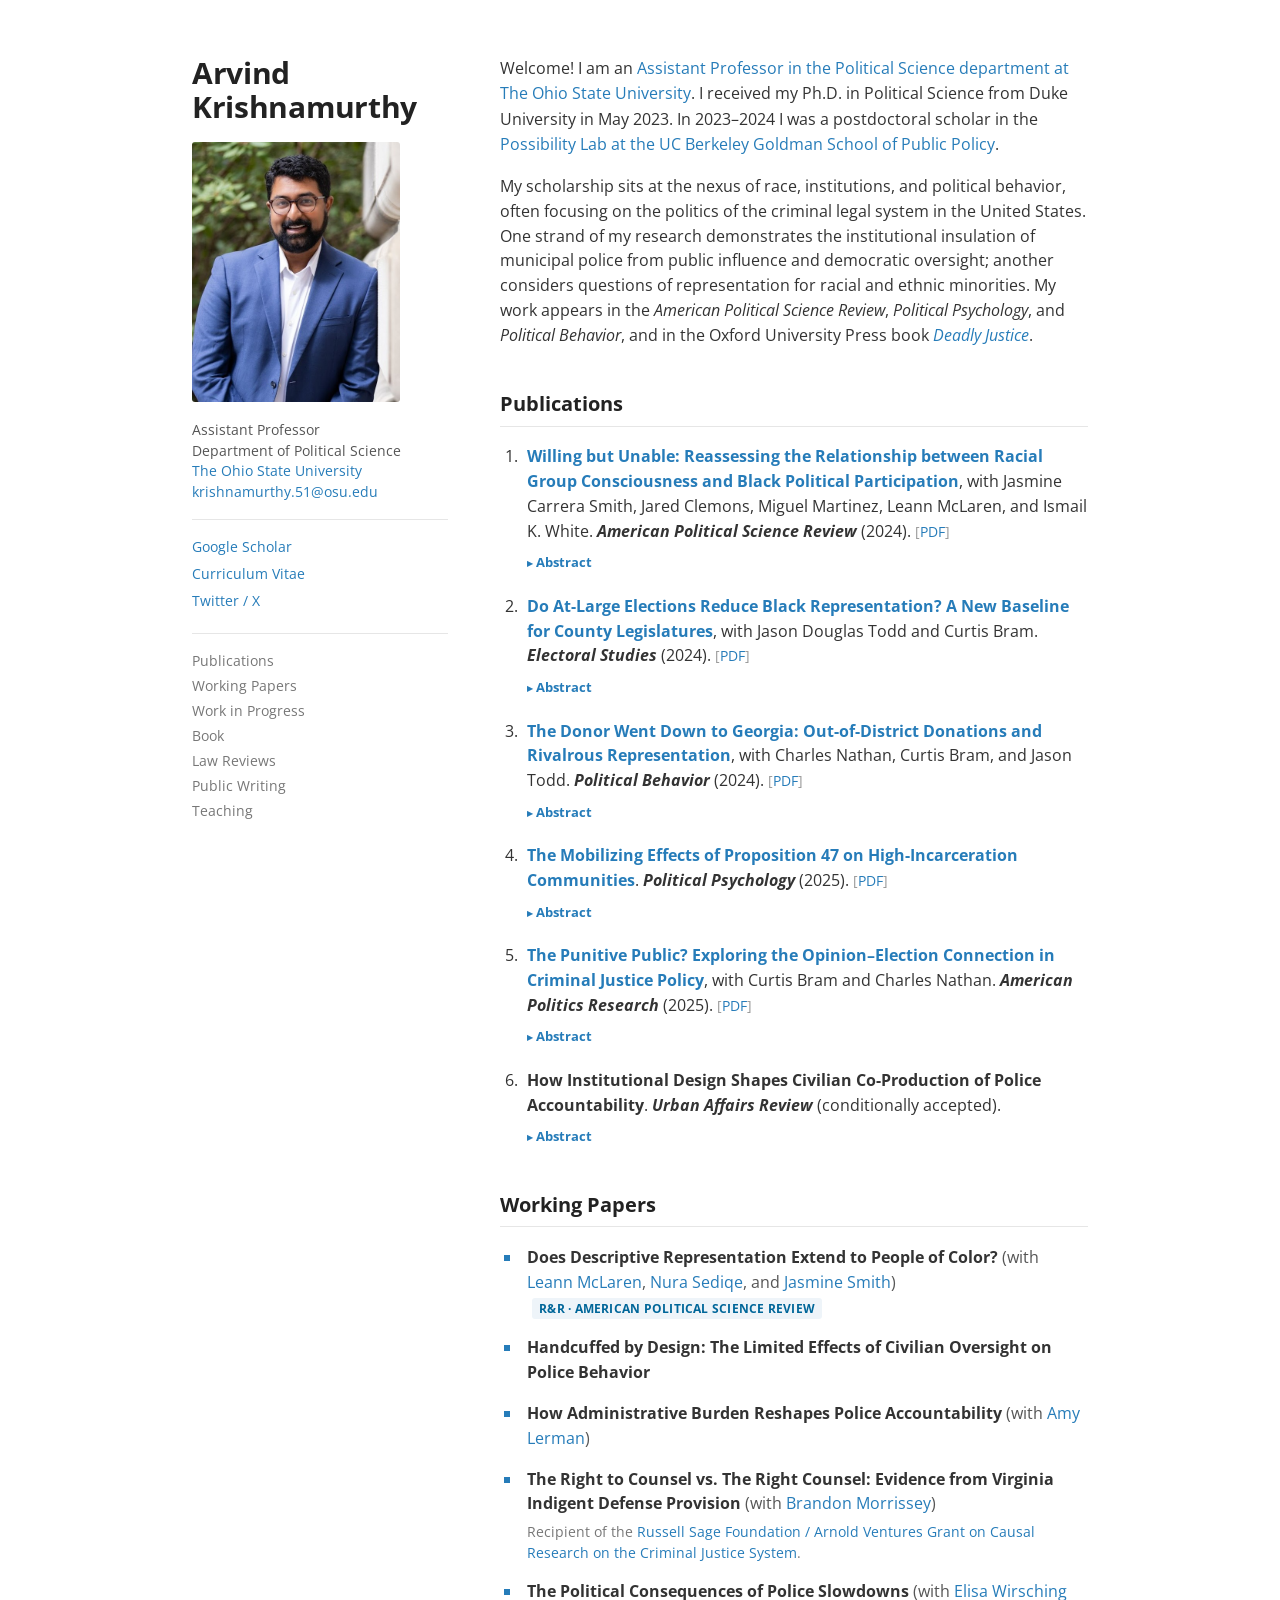
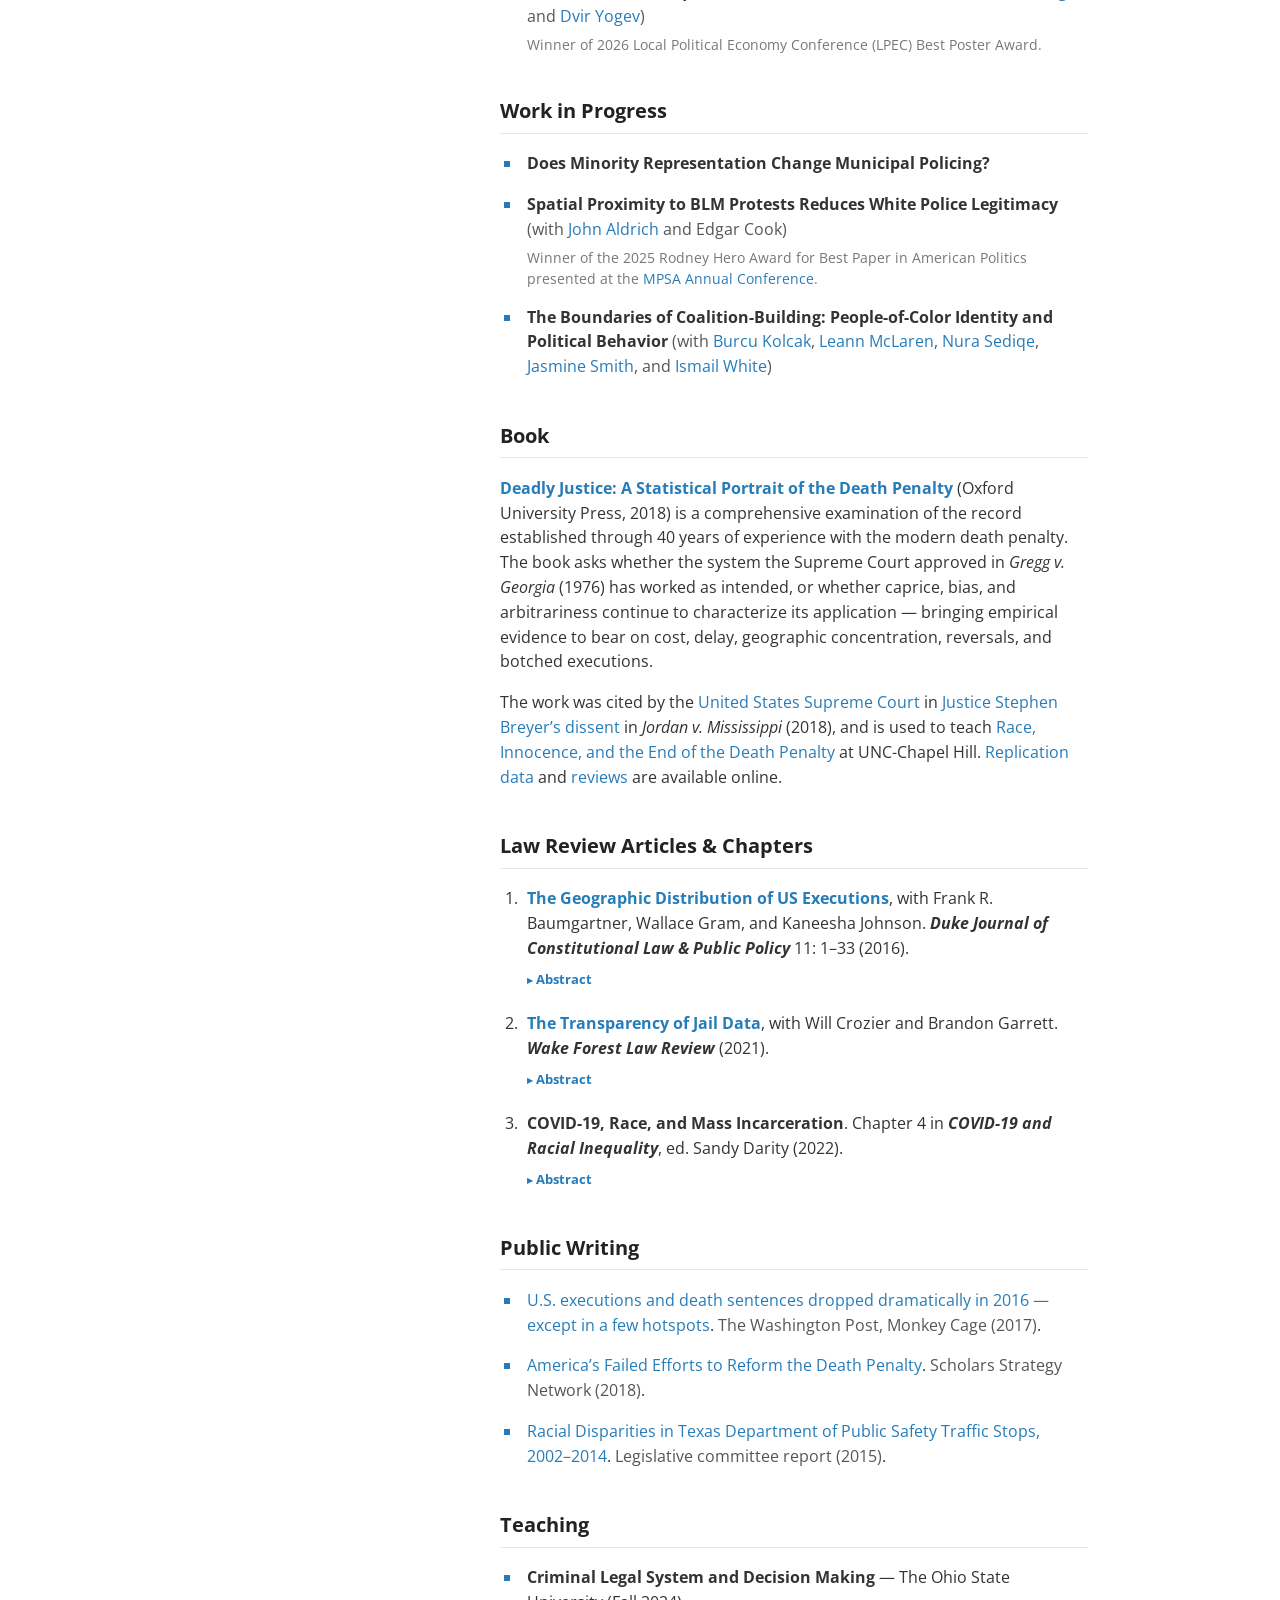
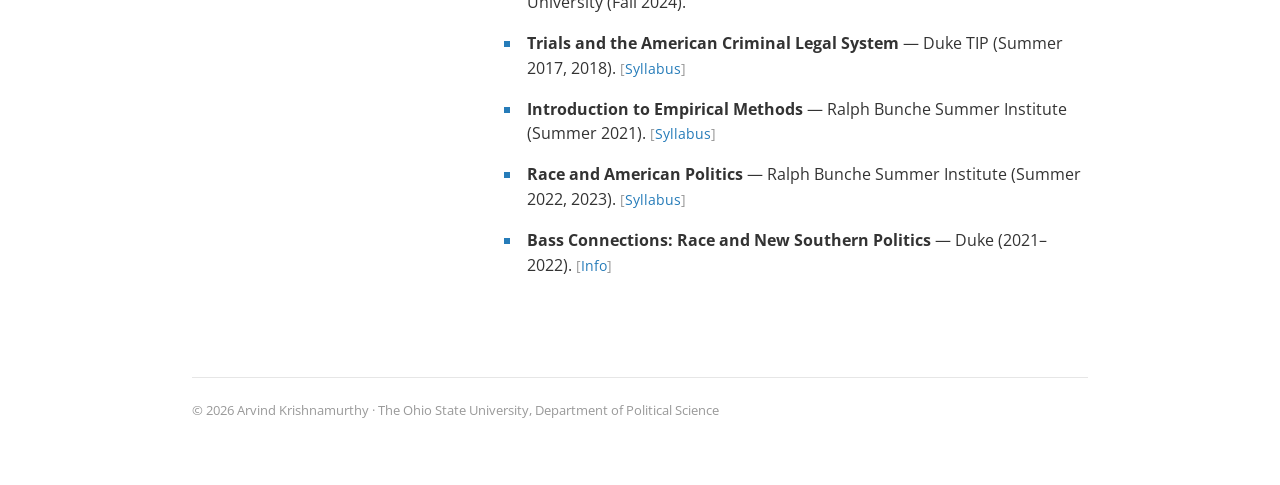
<file: index.html>
<!DOCTYPE html>
<html lang="en">
<head>
<meta charset="utf-8">
<meta name="viewport" content="width=device-width, initial-scale=1">

<title>Arvind Krishnamurthy | Political Scientist, Ohio State University</title>
<meta name="description" content="Arvind Krishnamurthy is an Assistant Professor of Political Science at The Ohio State University studying race, criminal legal institutions, policing, and democratic accountability.">
<link rel="canonical" href="https://www.arvindkrish.com/">
<meta name="author" content="Arvind Krishnamurthy">

<meta property="og:type" content="website">
<meta property="og:title" content="Arvind Krishnamurthy | Political Scientist, Ohio State University">
<meta property="og:description" content="Assistant Professor of Political Science at The Ohio State University. Research on race, policing, criminal legal institutions, and democratic accountability.">
<meta property="og:url" content="https://www.arvindkrish.com/">
<meta property="og:image" content="https://www.arvindkrish.com/assets/headshot.jpg">
<meta property="og:site_name" content="Arvind Krishnamurthy">
<meta name="twitter:card" content="summary">
<meta name="twitter:title" content="Arvind Krishnamurthy | Political Scientist, Ohio State University">
<meta name="twitter:description" content="Assistant Professor of Political Science at The Ohio State University studying race, policing, and democratic accountability.">
<meta name="twitter:image" content="https://www.arvindkrish.com/assets/headshot.jpg">
<meta name="twitter:creator" content="@arvindkrishnam">

<link rel="preconnect" href="https://fonts.googleapis.com">
<link rel="preconnect" href="https://fonts.gstatic.com" crossorigin>
<link href="https://fonts.googleapis.com/css2?family=Open+Sans:ital,wght@0,400;0,600;0,700;1,400;1,700&display=swap" rel="stylesheet">
<link rel="stylesheet" href="style.css">

<script type="application/ld+json">
{
  "@context": "https://schema.org",
  "@type": "Person",
  "name": "Arvind Krishnamurthy",
  "url": "https://www.arvindkrish.com/",
  "image": "https://www.arvindkrish.com/assets/headshot.jpg",
  "jobTitle": "Assistant Professor of Political Science",
  "description": "Political scientist studying race, criminal legal institutions, policing, and democratic accountability for law enforcement.",
  "email": "krishnamurthy.51@osu.edu",
  "worksFor": { "@type": "CollegeOrUniversity", "name": "The Ohio State University", "url": "https://www.osu.edu/" },
  "alumniOf": [
    { "@type": "CollegeOrUniversity", "name": "Duke University" },
    { "@type": "CollegeOrUniversity", "name": "University of North Carolina at Chapel Hill" }
  ],
  "knowsAbout": ["Political Science","Race and Ethnic Politics","Criminal Justice","Policing","Civilian Oversight","Democratic Accountability","American Politics"],
  "sameAs": [
    "https://scholar.google.com/citations?user=5bxldMgAAAAJ&hl=en",
    "https://polisci.osu.edu/people/krishnamurthy.51",
    "https://twitter.com/arvindkrishnam",
    "https://possibilitylab.berkeley.edu/people/arvind-krishnamurthy/"
  ]
}
</script>
</head>
<body>
<a class="skip" href="#main">Skip to content</a>
<div class="wrap">

  <aside class="side">
    <h1 class="name">Arvind Krishnamurthy</h1>
    <img class="headshot" src="assets/headshot.jpg" alt="Arvind Krishnamurthy" width="208">
    <p class="affil">
      Assistant Professor<br>
      Department of Political Science<br>
      <a href="https://polisci.osu.edu/people/krishnamurthy.51">The Ohio State University</a><br>
      <a href="mailto:krishnamurthy.51@osu.edu">krishnamurthy.51@osu.edu</a>
    </p>
    <nav class="side-links" aria-label="Profiles">
      <a href="https://scholar.google.com/citations?user=5bxldMgAAAAJ&hl=en">Google Scholar</a>
      <a href="https://drive.google.com/file/d/19El2Jc3DCTfmNkbrruCO7q-ojyA_FjUG/view?usp=sharing">Curriculum Vitae</a>
      <a href="https://twitter.com/arvindkrishnam">Twitter / X</a>
    </nav>
    <nav class="jump" aria-label="Sections">
      <a href="#publications">Publications</a>
      <a href="#working-papers">Working Papers</a>
      <a href="#work-in-progress">Work in Progress</a>
      <a href="#book">Book</a>
      <a href="#law-reviews">Law Reviews</a>
      <a href="#public-writing">Public Writing</a>
      <a href="#teaching">Teaching</a>
    </nav>
  </aside>

  <main class="content" id="main">
    <p class="intro">Welcome! I am an <a href="https://polisci.osu.edu/people/krishnamurthy.51">Assistant Professor in the Political Science department at The Ohio State University</a>. I received my Ph.D. in Political Science from Duke University in May 2023. In 2023&ndash;2024 I was a postdoctoral scholar in the <a href="https://possibilitylab.berkeley.edu/about-us/">Possibility Lab at the UC Berkeley Goldman School of Public Policy</a>.</p>

    <p>My scholarship sits at the nexus of race, institutions, and political behavior, often focusing on the politics of the criminal legal system in the United States. One strand of my research demonstrates the institutional insulation of municipal police from public influence and democratic oversight; another considers questions of representation for racial and ethnic minorities. My work appears in the <em>American Political Science Review</em>, <em>Political Psychology</em>, and <em>Political Behavior</em>, and in the Oxford University Press book <a href="#book"><em>Deadly Justice</em></a>.</p>

    <h2 class="sec" id="publications">Publications</h2>
    <ol class="pubs">
      <li>
        <a class="ptitle" href="https://www.cambridge.org/core/services/aop-cambridge-core/content/view/8F16AF2F5846829990E8010ABFA044CB/S0003055423000370a.pdf/div-class-title-willing-but-unable-reassessing-the-relationship-between-racial-group-consciousness-and-black-political-participation-div.pdf">Willing but Unable: Reassessing the Relationship between Racial Group Consciousness and Black Political Participation</a>, with Jasmine Carrera Smith, Jared Clemons, Miguel Martinez, Leann McLaren, and Ismail K. White. <span class="venue">American Political Science Review</span> <span class="year">(2024)</span>. <span class="linkset">[<a href="https://www.dropbox.com/scl/fi/g6k69ew8gwgd9bjeppe88/apsr_2023.pdf?rlkey=3wzrutje6naaup69mk1axd3oj&dl=0">PDF</a>]</span>
        <details class="abs"><summary>Abstract</summary><p> In this article, we offer a framework for understanding the role that racial group consciousness (RGC) plays in influencing Black Americans’ engagement in costly political action. Attempting to add clarity to decades of inconsistent and at times contradictory findings, we argue that the effect of RGC at inspiring political action among Black Americans is conditional on (1) the relevance of the political activity to achieving a well-recognized racial group outcome and(2) individual capacity to assume the cost of engaging in the activity. Analyzing data from the ANES and two behavioral experiments, we find that RGC exhibits a consistently strong relationship with engagement in low-cost political behavior, regardless of whether the behavior has some explicit group-relevant outcome. When engagement becomes more costly, however, Blacks high in RGC are only willing to assume these costs if the engagement has some clear potential for racial group benefit.</p></details>
      </li>
      <li>
        <a class="ptitle" href="https://www.sciencedirect.com/science/article/abs/pii/S0261379424000088">Do At-Large Elections Reduce Black Representation? A New Baseline for County Legislatures</a>, with Jason Douglas Todd and Curtis Bram. <span class="venue">Electoral Studies</span> <span class="year">(2024)</span>. <span class="linkset">[<a href="https://drive.google.com/file/d/1PMU_alz-JpcxfRVJcUViU6i8HqgwtJ94/view?usp=sharing">PDF</a>]</span>
        <details class="abs"><summary>Abstract</summary><p>Much work has shown that, at all levels, Black citizens tend to be descriptively underrepresented in government. We take up the question of Black descriptive representation at the level of the county legislature, gathering data on the composition of North Carolina’s 100 county commissions. We propose an alternative measure of descriptive representation, termed “seats above expectation”, and apply a counterfactual simulation approach to gauge the effects of at-large and ward-based elections. We find that Black citizens are underrepresented statewide: there are four fewer Black county commissioners than we would expect, based on the current county board sizes, demographics, and institutional arrangements. However, we find that universal implementation of ward-based elections would increase the statewide total of Black county commissioners by 20 in expectation, a 17% increase over the baseline. Because our methodological approach does not require a natural experiment or policy change, scholars can estimate average treatment effects (ATEs) of ward-based elections on minority descriptive representation across a wider array of locales.</p></details>
      </li>
      <li>
        <a class="ptitle" href="https://link.springer.com/article/10.1007/s11109-024-09940-y">The Donor Went Down to Georgia: Out-of-District Donations and Rivalrous Representation</a>, with Charles Nathan, Curtis Bram, and Jason Todd. <span class="venue">Political Behavior</span> <span class="year">(2024)</span>. <span class="linkset">[<a href="https://www.dropbox.com/scl/fi/xaz0a2patw7amuz5x9h5w/Political_Behavior_2024.pdf?rlkey=joqohladc7tkvlwkdytazjm33&dl=0">PDF</a>]</span>
        <details class="abs"><summary>Abstract</summary><p>Most of the money spent in U.S. congressional campaigns comes from donors residing outside the race’s electoral district. Scholars argue that legislators accepting out-of-district donations become “surrogate representatives” for outside donors. Yet researchers have neglected a critical question: How do geographic constituents react when their representatives accept money from outside donors? We argue that geographic constituents feel forced to share their representatives with out-of-district donors at the expense of their own representation. In an experiment during the 2021 U.S. Senate runoff elections in Georgia, we found that Georgians who learned about out-of-district donations to particular candidates expected their senator to spend significantly less time and effort working for the interest of Georgians. A follow-up experiment during the 2022 U.S. Senate elections identified local identity as a moderating variable. Relative to those receiving no prime, respondents whose local identity was primed and who learned about out-of-district donations expected their senator to spend less time and effort working for geographic constituents. Our findings highlight the rivalrous nature of representation and the trade-offs accompanying out-of-district donations and surrogate representation.</p></details>
      </li>
      <li>
        <a class="ptitle" href="https://onlinelibrary.wiley.com/doi/10.1111/pops.13053">The Mobilizing Effects of Proposition 47 on High-Incarceration Communities</a>. <span class="venue">Political Psychology</span> <span class="year">(2025)</span>. <span class="linkset">[<a href="https://www.dropbox.com/scl/fi/vracfyy4ykcfkg6xojefl/Political_Psychology_2025.pdf?rlkey=vkbfa69cjaaxp9sskb7db5qul&st=i5tv8914&dl=0">PDF</a>]</span>
        <details class="abs"><summary>Abstract</summary><p>Existing research disagrees about whether community exposure to the carceral state mobilizes or demobilizes nearby voters. I argue the missing link is whether voting is clearly connected to changing criminal-legal policy, and use California&rsquo;s well-publicized 2014 Proposition 47&mdash;which reduced incarceration and lowered sanctions for nonviolent offenses&mdash;as a test. Using census-tract vote returns and incarceration rates, I find that higher tract incarceration is associated with increased turnout in the Proposition 47 election and with greater support for the reform measure, relative to past election. </p></details>
      </li>
      <li>
        <a class="ptitle" href="https://journals.sagepub.com/doi/10.1177/1532673X241296521">The Punitive Public? Exploring the Opinion&ndash;Election Connection in Criminal Justice Policy</a>, with Curtis Bram and Charles Nathan. <span class="venue">American Politics Research</span> <span class="year">(2025)</span>. <span class="linkset">[<a href="https://www.dropbox.com/scl/fi/rz4bjnij3u6w39z37bm66/APR_2024.pdf?rlkey=fidzieibzgvl1djpgnyb3b3zz&st=2t0h3s7p&dl=0">PDF</a>]</span>
        <details class="abs"><summary>Abstract</summary><p>A long-standing line of research attributes criminal legal policy outcomes in America to policy attitudes held by the public. For these scholars, one possible mechanism driving this relationship is a punitive public electing punitive politicians. This article presents new evidence demonstrating that citizens' criminal legal policy attitudes do not directly translate into their electoral choices. We use three conjoint experiments to demonstrate this disjunction. Our first two experiments demonstrate agreement about which classes of offenders are more deserving of release. This agreement generally holds for Democrats, Republicans, and respondents at all levels of racial resentment. However, when respondents were asked to choose between hypothetical legislative candidates promising to release these same classes of offenders, the consensus breaks down. In a hypothetical electoral context, partisan and racial resentment-based divisions intensify. These findings suggest that the translation between criminal legal policy attitudes and electoral preferences is not straightforward.</p></details>
      </li>
            <li>
        <span class="ptitle">How Institutional Design Shapes Civilian Co-Production of Police Accountability</span>.
        <span class="venue">Urban Affairs Review</span> (conditionally accepted).
        <details class="abs">
          <summary>Abstract</summary>
          <p>Civilian oversight agencies (COAs) are meant to improve police accountability, but their effectiveness depends on residents filing complaints and attending meetings. I argue that institutional design shapes whether residents view oversight as worth activating and test this argument with two sources of evidence from Chicago. A difference-in-differences comparison with sixteen oversight jurisdictions shows that Chicago’s 2023 reform creating elected District Councils is associated with about 68 additional complaints per month. An original survey experiment of Chicago residents shows that direct election raises stated willingness to file a complaint and attend a board meeting by 4 to 5 points on a 0–100 scale, and that disciplinary power raises complaint willingness by about 4 points. Election primarily increases perceived fairness and legitimacy, while disciplinary power primarily increases beliefs that complaints will have consequences. Oversight design matters not only because it constrains police but because it shapes whether residents see oversight as worth using.</p>
        </details>
      </li>
    </ol>

    <h2 class="sec" id="working-papers">Working Papers</h2>
    <ul class="papers">
      <li>
        <span class="ptitle">Does Descriptive Representation Extend to People of Color?</span> <span class="with">(with <a href="https://www.leannmclaren.com/">Leann McLaren</a>, <a href="https://nurasediqe.com/about">Nura Sediqe</a>, and <a href="https://jasminecarrerasmith.com/">Jasmine Smith</a>)</span> <span class="tag">R&amp;R &middot; American Political Science Review</span>
      </li>
      <li>
        <span class="ptitle">Handcuffed by Design: The Limited Effects of Civilian Oversight on Police Behavior</span>
      </li>
      <li>
        <span class="ptitle">How Administrative Burden Reshapes Police Accountability</span> <span class="with">(with <a href="https://polisci.berkeley.edu/people/person/207622">Amy Lerman</a>)</span>
      </li>
      <li>
        <span class="ptitle">The Right to Counsel vs. The Right Counsel: Evidence from Virginia Indigent Defense Provision</span> <span class="with">(with <a href="https://chass.ncsu.edu/people/bjmorri5/">Brandon Morrissey</a>)</span>
        <span class="award">Recipient of the <a href="https://www.russellsage.org/news/inaugural-causal-research-criminal-justice-grants-awarded">Russell Sage Foundation / Arnold Ventures Grant on Causal Research on the Criminal Justice System</a>.</span>
      </li>
            <li><span class="ptitle">The Political Consequences of Police Slowdowns</span> <span class="with">(with <a href="https://elisawirsching.github.io/research/">Elisa Wirsching</a> and <a href="https://dviryogev.com/index.html#about">Dvir Yogev</a>)</span>
              <span class="award">Winner of 2026 Local Political Economy Conference (LPEC) Best Poster Award.</span> </li>
    </ul>

    <h2 class="sec" id="work-in-progress">Work in Progress</h2>
    <ul class="papers">
      <li><span class="ptitle">Does Minority Representation Change Municipal Policing?</span></li>
      <li>
        <span class="ptitle">Spatial Proximity to BLM Protests Reduces White Police Legitimacy</span> <span class="with">(with <a href="https://scholars.duke.edu/person/aldrich">John Aldrich</a> and Edgar Cook)</span>
        <span class="award">Winner of the 2025 Rodney Hero Award for Best Paper in American Politics presented at the <a href="https://www.mpsanet.org/professional-resources/awards/2025-award-recipients/">MPSA Annual Conference</a>.</span>
      </li>
      <li><span class="ptitle">The Boundaries of Coalition-Building: People-of-Color Identity and Political Behavior</span> <span class="with">(with <a href="https://burcukolcak.github.io/">Burcu Kolcak</a>, <a href="https://www.leannmclaren.com/">Leann McLaren</a>, <a href="https://nurasediqe.com/about">Nura Sediqe</a>, <a href="https://jasminecarrerasmith.com/research">Jasmine Smith</a>, and <a href="https://politics.princeton.edu/people/ismail-white">Ismail White</a>)</span></li>
    </ul>

    <h2 class="sec" id="book">Book</h2>
    <div class="book-desc">
      <p><a class="ptitle" href="https://fbaum.unc.edu/books/DeadlyJustice/index.html">Deadly Justice: A Statistical Portrait of the Death Penalty</a> (Oxford University Press, 2018) is a comprehensive examination of the record established through 40 years of experience with the modern death penalty. The book asks whether the system the Supreme Court approved in <em>Gregg v. Georgia</em> (1976) has worked as intended, or whether caprice, bias, and arbitrariness continue to characterize its application &mdash; bringing empirical evidence to bear on cost, delay, geographic concentration, reversals, and botched executions.</p>
      <p>The work was cited by the <a href="https://polisci.duke.edu/news/us-supreme-court-justice-cites-co-authored-work-arvind-krishnamurthy">United States Supreme Court</a> in <a href="https://www.supremecourt.gov/opinions/17pdf/17-7153_1823.pdf">Justice Stephen Breyer&rsquo;s dissent</a> in <em>Jordan v. Mississippi</em> (2018), and is used to teach <a href="https://fbaum.unc.edu/books/DeadlyJustice/teaching.html">Race, Innocence, and the End of the Death Penalty</a> at UNC-Chapel Hill. <a href="https://fbaum.unc.edu/books/DeadlyJustice/data.html">Replication data</a> and <a href="https://fbaum.unc.edu/books/DeadlyJustice/reviews.html">reviews</a> are available online.</p>
    </div>

    <h2 class="sec" id="law-reviews">Law Review Articles &amp; Chapters</h2>
    <ol class="pubs">
      <li>
        <a class="ptitle" href="https://djclpp.law.duke.edu/article/the-geographic-distribution-of-us-executions-baumgartner-vol11-iss1/">The Geographic Distribution of US Executions</a>, with Frank R. Baumgartner, Wallace Gram, and Kaneesha Johnson. <span class="venue">Duke Journal of Constitutional Law &amp; Public Policy</span> <span class="year">11: 1&ndash;33 (2016)</span>.
        <details class="abs"><summary>Abstract</summary><p>We review statistical patterns in the geographic distribution of US executions, compare them to homicides, and document an extreme and increasing degree of concentration in the modern period that is virtually uncorrelated with homicide-related factors. The distribution follows a pattern associated with self-reinforcing processes: a main determinant of whether an individual is executed is not the crime committed but the jurisdiction&rsquo;s prior experience with executing others.</p></details>
      </li>
      <li>
        <a class="ptitle" href="https://heinonline.org/HOL/LandingPage?handle=hein.journals/wflr55&div=30&id=&page=">The Transparency of Jail Data</a>, with Will Crozier and Brandon Garrett. <span class="venue">Wake Forest Law Review</span> <span class="year">(2021)</span>.
        <details class="abs"><summary>Abstract</summary><p>Using scraped daily pretrial data from Durham, North Carolina, we examine outcomes following 2019 bail-policy changes. The jail population declined sharply and aggregate pretrial conditions shifted. We also show why public data reporting only initial pretrial conditions cannot answer key questions about jail populations or released-population outcomes, and discuss the implications for bail reform.</p></details>
      </li>
      <li>
        <span class="ptitle">COVID-19, Race, and Mass Incarceration</span>. Chapter 4 in <span class="venue">COVID-19 and Racial Inequality</span>, ed. Sandy Darity <span class="year">(2022)</span>.
        <details class="abs"><summary>Abstract</summary><p>This chapter examines the relationship between COVID-19 and mass incarceration: how the pandemic affected pretrial detention and prison-release policies, the relatively small magnitude of population decreases, the elevated likelihood of contracting COVID-19 inside prisons, and how racialized mass incarceration contributed to racial inequality in the pandemic&rsquo;s effects.</p></details>
      </li>
    </ol>

    <h2 class="sec" id="public-writing">Public Writing</h2>
    <ul class="papers">
      <li><a href="https://www.washingtonpost.com/news/monkey-cage/wp/2017/01/27/executions-and-death-sentences-dropped-dramatically-in-2016-whats-left-are-concentrated-in-a-few-counties/">U.S. executions and death sentences dropped dramatically in 2016 &mdash; except in a few hotspots</a>. <span class="with">The Washington Post, Monkey Cage (2017)</span>.</li>
      <li><a href="https://scholars.org/brief/americas-failed-efforts-reform-death-penalty">America&rsquo;s Failed Efforts to Reform the Death Penalty</a>. <span class="with">Scholars Strategy Network (2018)</span>.</li>
      <li><a href="https://fbaum.unc.edu/TrafficStops/Baumgartner-TexasDPS-Nov2015.pdf">Racial Disparities in Texas Department of Public Safety Traffic Stops, 2002&ndash;2014</a>. <span class="with">Legislative committee report (2015)</span>.</li>
    </ul>

    <h2 class="sec" id="teaching">Teaching</h2>
    <ul class="papers">
      <li><span class="ptitle">Criminal Legal System and Decision Making</span> &mdash; The Ohio State University (Fall 2024).</li>
      <li><span class="ptitle">Trials and the American Criminal Legal System</span> &mdash; Duke TIP (Summer 2017, 2018). <span class="linkset">[<a href="https://drive.google.com/file/d/16sKIY715d93Cn7eG7XDF1sF50NMQn9gb/view?usp=sharing">Syllabus</a>]</span></li>
      <li><span class="ptitle">Introduction to Empirical Methods</span> &mdash; Ralph Bunche Summer Institute (Summer 2021). <span class="linkset">[<a href="https://sites.duke.edu/daveasiegel/files/2020/08/Intro_Empirical_Methods_RBSI_Online_Syllabus.pdf">Syllabus</a>]</span></li>
      <li><span class="ptitle">Race and American Politics</span> &mdash; Ralph Bunche Summer Institute (Summer 2022, 2023). <span class="linkset">[<a href="https://drive.google.com/file/d/1hhzrVSxHoD5pFCnHTUbQZpakQ_MApzKW/view?usp=sharing">Syllabus</a>]</span></li>
      <li><span class="ptitle">Bass Connections: Race and New Southern Politics</span> &mdash; Duke (2021&ndash;2022). <span class="linkset">[<a href="https://bassconnections.duke.edu/project-teams/race-and-new-southern-politics-2021-2022">Info</a>]</span></li>
    </ul>
  </main>

  <footer class="foot">
    &copy; <span id="yr">2026</span> Arvind Krishnamurthy &middot; The Ohio State University, Department of Political Science
  </footer>
</div>
<script>document.getElementById('yr').textContent=new Date().getFullYear();</script>
</body>
</html>
</file>
<file: style.css>
/* ===========================================================
   Arvind Krishnamurthy — modeled on the "minimal" theme
   Single-page academic layout: fixed-feel left rail + content
   =========================================================== */

:root {
  --link:       #267cb9;
  --link-hover: #069;
  --text:       #333;
  --head:       #222;
  --muted:      #777;
  --rule:       #e6e6e6;
  --rule-soft:  #f0f0f0;
  --tag-bg:     #eef4f9;
  --bg:         #ffffff;
  --sans: "Open Sans", "Helvetica Neue", Helvetica, Arial, sans-serif;
}

* { box-sizing: border-box; }
html { -webkit-text-size-adjust: 100%; }

body {
  margin: 0;
  background: var(--bg);
  color: var(--text);
  font-family: var(--sans);
  font-size: 16px;
  line-height: 1.55;
  -webkit-font-smoothing: antialiased;
}

a { color: var(--link); text-decoration: none; }
a:hover { color: var(--link-hover); text-decoration: underline; }

.wrap {
  max-width: 60rem;
  margin: 0 auto;
  padding: 3.5rem 2rem 4rem;
  display: grid;
  grid-template-columns: 16rem 1fr;
  gap: 3.25rem;
  align-items: start;
}

/* ---------- Left rail ---------- */
.side { position: sticky; top: 2.25rem; align-self: start; }

.name {
  font-size: 1.9rem;
  font-weight: 700;
  line-height: 1.12;
  color: var(--head);
  margin: 0 0 1.1rem;
  letter-spacing: -0.01em;
}

.headshot {
  width: 100%;
  max-width: 13rem;
  height: auto;
  border-radius: 3px;
  display: block;
  margin-bottom: 1.1rem;
}

.affil {
  font-size: 0.9rem;
  line-height: 1.45;
  color: #555;
  margin: 0 0 1rem;
}
.affil a { color: var(--link); }

.side-links {
  display: flex;
  flex-direction: column;
  gap: 0.3rem;
  font-size: 0.9rem;
  padding-top: 1rem;
  border-top: 1px solid var(--rule);
}

.jump {
  margin-top: 1.25rem;
  padding-top: 1rem;
  border-top: 1px solid var(--rule);
  display: flex;
  flex-direction: column;
  gap: 0.25rem;
  font-size: 0.85rem;
}
.jump a { color: var(--muted); }
.jump a:hover { color: var(--link); }

/* ---------- Main content ---------- */
.content { min-width: 0; max-width: 40rem; }

.content > p { margin: 0 0 1.05rem; }

.intro { font-size: 1.02rem; }

h2.sec {
  font-size: 1.22rem;
  font-weight: 700;
  color: var(--head);
  margin: 2.6rem 0 1.1rem;
  padding-bottom: 0.4rem;
  border-bottom: 1px solid var(--rule);
}

/* lists */
ol.pubs, ul.papers { margin: 0; padding-left: 1.4rem; }
ol.pubs > li { margin-bottom: 1.25rem; padding-left: 0.3rem; }
ul.papers { list-style: square; }
ul.papers > li { margin-bottom: 1rem; padding-left: 0.3rem; }
ul.papers li::marker { color: var(--link); }

.ptitle { font-weight: 700; }
.venue  { font-style: italic; font-weight: 700; }
.year   { color: var(--text); }
.with   { color: #555; }

.tag {
  display: inline-block;
  font-size: 0.72rem;
  font-weight: 700;
  letter-spacing: 0.02em;
  text-transform: uppercase;
  color: var(--link-hover);
  background: var(--tag-bg);
  padding: 0.08rem 0.45rem;
  border-radius: 3px;
  margin-left: 0.3rem;
  white-space: nowrap;
}
.award { display: block; margin-top: 0.3rem; font-size: 0.85rem; color: var(--muted); }
.linkset { font-size: 0.85rem; color: #999; }

/* collapsible abstracts */
details.abs { margin-top: 0.35rem; }
details.abs > summary {
  cursor: pointer;
  font-size: 0.82rem;
  font-weight: 700;
  color: var(--link);
  list-style: none;
  display: inline-block;
}
details.abs > summary::-webkit-details-marker { display: none; }
details.abs > summary::before { content: "▸ "; font-size: 0.7rem; }
details.abs[open] > summary::before { content: "▾ "; }
details.abs > summary:hover { text-decoration: underline; }
details.abs p {
  margin: 0.5rem 0 0;
  font-size: 0.88rem;
  line-height: 1.5;
  color: #555;
  padding-left: 0.2rem;
}

/* book */
.book-desc p { margin: 0 0 1rem; }

/* footer */
.foot {
  grid-column: 1 / -1;
  margin-top: 2rem;
  padding-top: 1.4rem;
  border-top: 1px solid var(--rule);
  font-size: 0.8rem;
  color: #999;
}

.skip { position: absolute; left: -9999px; }
.skip:focus { left: 0; top: 0; background: #222; color: #fff; padding: 0.5rem 0.9rem; z-index: 5; }
:focus-visible { outline: 2px solid var(--link); outline-offset: 2px; }

/* ---------- Mobile ---------- */
@media (max-width: 820px) {
  .wrap { grid-template-columns: 1fr; gap: 1.75rem; padding: 2rem 1.4rem 3rem; }
  .side { position: static; }
  .headshot { max-width: 11rem; }
  .name { font-size: 1.7rem; }
  .side-links { flex-flow: row wrap; gap: 0.3rem 1.1rem; }
  .jump { display: none; }
  .content { max-width: none; }
}
</file>
